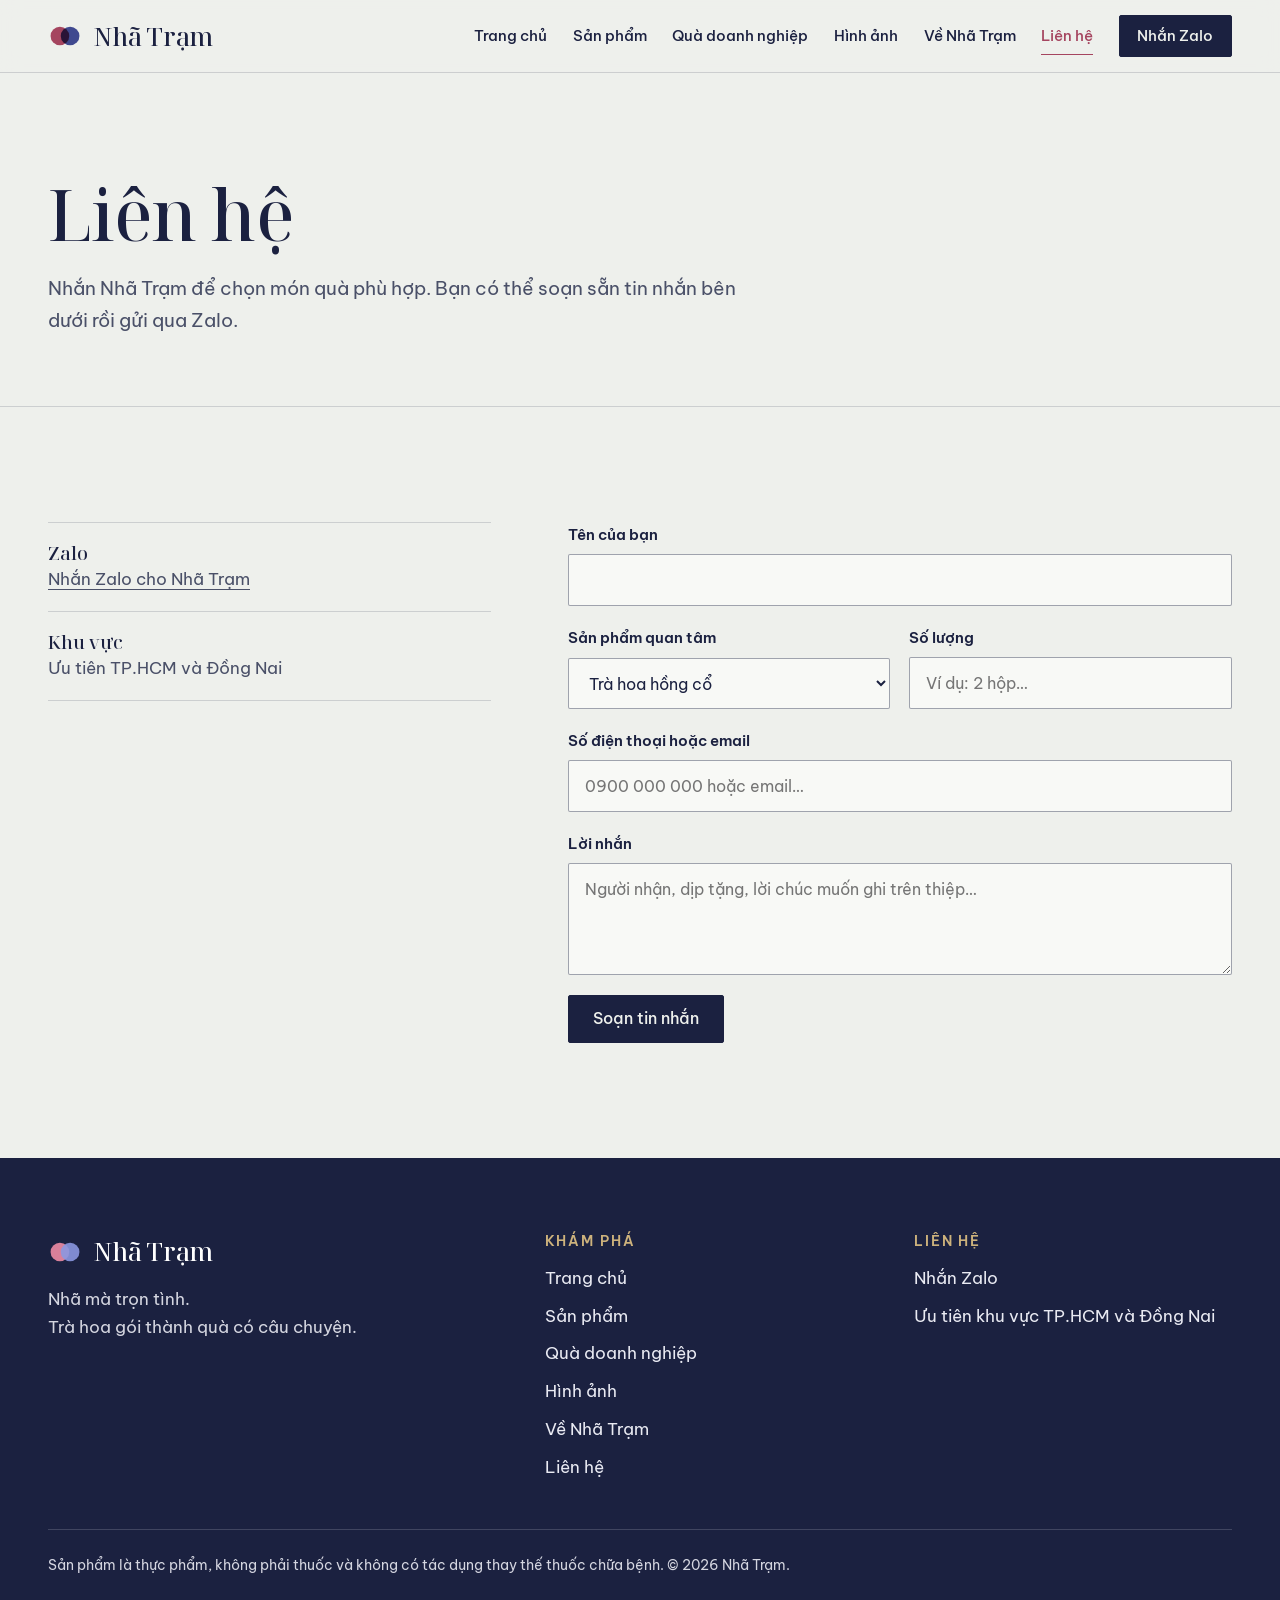
<file: lien-he.html>
<!doctype html>
<html lang="vi">
<head>
<meta charset="utf-8">
<meta name="viewport" content="width=device-width,initial-scale=1">
<title>Liên hệ · Nhã Trạm</title>
<meta name="description" content="Nhắn Nhã Trạm qua Zalo để đặt quà hoặc xin báo giá quà tặng doanh nghiệp.">
<meta name="theme-color" content="#EEF0EC">
<link rel="icon" href="data:image/svg+xml,%3Csvg xmlns='http://www.w3.org/2000/svg' viewBox='0 0 40 40'%3E%3Ccircle cx='14' cy='20' r='11' fill='%23A5455F'/%3E%3Ccircle cx='26' cy='20' r='11' fill='%232F3A86' fill-opacity='.85'/%3E%3C/svg%3E">
<link rel="preconnect" href="https://fonts.googleapis.com"><link rel="preconnect" href="https://fonts.gstatic.com" crossorigin>
<link rel="stylesheet" href="https://fonts.googleapis.com/css2?family=Be+Vietnam+Pro:wght@400;500;600&family=Noto+Serif+Display:ital,wght@0,400;0,500;0,600;1,400;1,500&display=swap">
<link rel="stylesheet" href="css/main.css">
</head>
<body>
<a class="skip" href="#main">Bỏ qua điều hướng</a>
<header class="site-header"><div class="wrap bar">
  <a class="brand" href="index.html" aria-label="Nhã Trạm, về trang chủ"><svg viewBox="0 0 40 40" width="34" height="34" aria-hidden="true"><circle cx="14" cy="20" r="11" fill="#A5455F" style="mix-blend-mode:multiply"/><circle cx="26" cy="20" r="11" fill="#2F3A86" style="mix-blend-mode:multiply" opacity=".92"/></svg><span>Nhã Trạm</span></a>
  <button class="menu-btn" aria-expanded="false" aria-controls="nav" aria-label="Mở menu"><svg viewBox="0 0 24 24" fill="none" stroke="currentColor" stroke-width="1.6" stroke-linecap="round" aria-hidden="true"><path class="l1" d="M4 8h16"/><path class="l2" d="M4 16h16"/></svg></button>
  <nav class="nav" id="nav" aria-label="Điều hướng chính"><a href="index.html">Trang chủ</a><a href="san-pham.html">Sản phẩm</a><a href="qua-doanh-nghiep.html">Quà doanh nghiệp</a><a href="hinh-anh.html">Hình ảnh</a><a href="ve-nha-tram.html">Về Nhã Trạm</a><a href="lien-he.html" aria-current="page">Liên hệ</a><a class="btn" href="lien-he.html#soan-tin" data-zalo>Nhắn Zalo</a></nav>
</div></header>
<main id="main">

<section class="page-head"><div class="wrap"><h1>Liên hệ</h1>
  <p class="lede">Nhắn Nhã Trạm để chọn món quà phù hợp. Bạn có thể soạn sẵn tin nhắn bên dưới rồi gửi qua Zalo.</p></div></section>
<section class="section" id="soan-tin"><div class="wrap formwrap">
  <div><ul class="channels">
    <li><strong>Zalo</strong><span><a href="#" data-zalo data-fallback="lien-he.html">Nhắn Zalo cho Nhã Trạm</a></span></li>
    <li><strong>Messenger</strong><span><a href="#" data-messenger>Nhắn qua Messenger</a></span></li>
    <li><strong>Điện thoại</strong><span><a href="#" data-phone></a></span></li>
    <li><strong>Email</strong><span><a href="#" data-email></a></span></li>
    <li><strong>Khu vực</strong><span>Ưu tiên TP.HCM và Đồng Nai</span></li>
  </ul></div>
  <div>
  <form class="compose" data-kind="retail">
    <div class="field"><label for="name">Tên của bạn</label><input id="name" name="name" required autocomplete="name"></div>
    <div class="two"><div class="field"><label for="product">Sản phẩm quan tâm</label><select id="product" name="product"><option>Trà hoa hồng cổ</option><option>Trà hoa đậu biếc</option><option>Hộp Hai Sắc</option><option>Quà doanh nghiệp</option></select></div>
    <div class="field"><label for="qty">Số lượng</label><input id="qty" name="qty" placeholder="Ví dụ: 2 hộp…"></div></div>
    <div class="field"><label for="contact">Số điện thoại hoặc email</label><input id="contact" name="contact" autocomplete="off" placeholder="0900 000 000 hoặc email…"></div>
    <div class="field"><label for="note">Lời nhắn</label><textarea id="note" name="note" placeholder="Người nhận, dịp tặng, lời chúc muốn ghi trên thiệp…"></textarea></div>
    <div><button class="btn" type="submit">Soạn tin nhắn</button></div>
  </form>
  <div class="result" id="result" aria-live="polite"><pre></pre><div class="actions"><button class="btn" type="button" id="copy">Sao chép nội dung</button><a class="btn ghost" href="lien-he.html" data-zalo hidden>Mở Zalo</a></div></div>
  </div>
</div></section>
</main>
<footer class="site-footer on-dark"><div class="wrap">
  <div class="foot-grid">
    <div><a class="brand" href="index.html"><svg viewBox="0 0 40 40" width="34" height="34" aria-hidden="true"><circle cx="14" cy="20" r="11" fill="#A5455F" style="mix-blend-mode:multiply"/><circle cx="26" cy="20" r="11" fill="#2F3A86" style="mix-blend-mode:multiply" opacity=".92"/></svg><span>Nhã Trạm</span></a><p>Nhã mà trọn tình.<br>Trà hoa gói thành quà có câu chuyện.</p></div>
    <div><h4>Khám phá</h4><ul><li><a href="index.html">Trang chủ</a></li><li><a href="san-pham.html">Sản phẩm</a></li><li><a href="qua-doanh-nghiep.html">Quà doanh nghiệp</a></li><li><a href="hinh-anh.html">Hình ảnh</a></li><li><a href="ve-nha-tram.html">Về Nhã Trạm</a></li><li><a href="lien-he.html">Liên hệ</a></li></ul></div>
    <div><h4>Liên hệ</h4><ul>
      <li><a href="lien-he.html#soan-tin" data-zalo>Nhắn Zalo</a></li>
      <li><a href="#" data-messenger>Messenger</a></li>
      <li><a href="#" data-phone></a></li>
      <li><a href="#" data-email></a></li>
      <li>Ưu tiên khu vực TP.HCM và Đồng Nai</li></ul></div>
  </div>
  <p class="legal">Sản phẩm là thực phẩm, không phải thuốc và không có tác dụng thay thế thuốc chữa bệnh. © <span id="year">2026</span> Nhã Trạm.</p>
</div></footer>
<script src="js/config.js"></script>
<script src="js/main.js"></script>
</body>
</html>
</file>
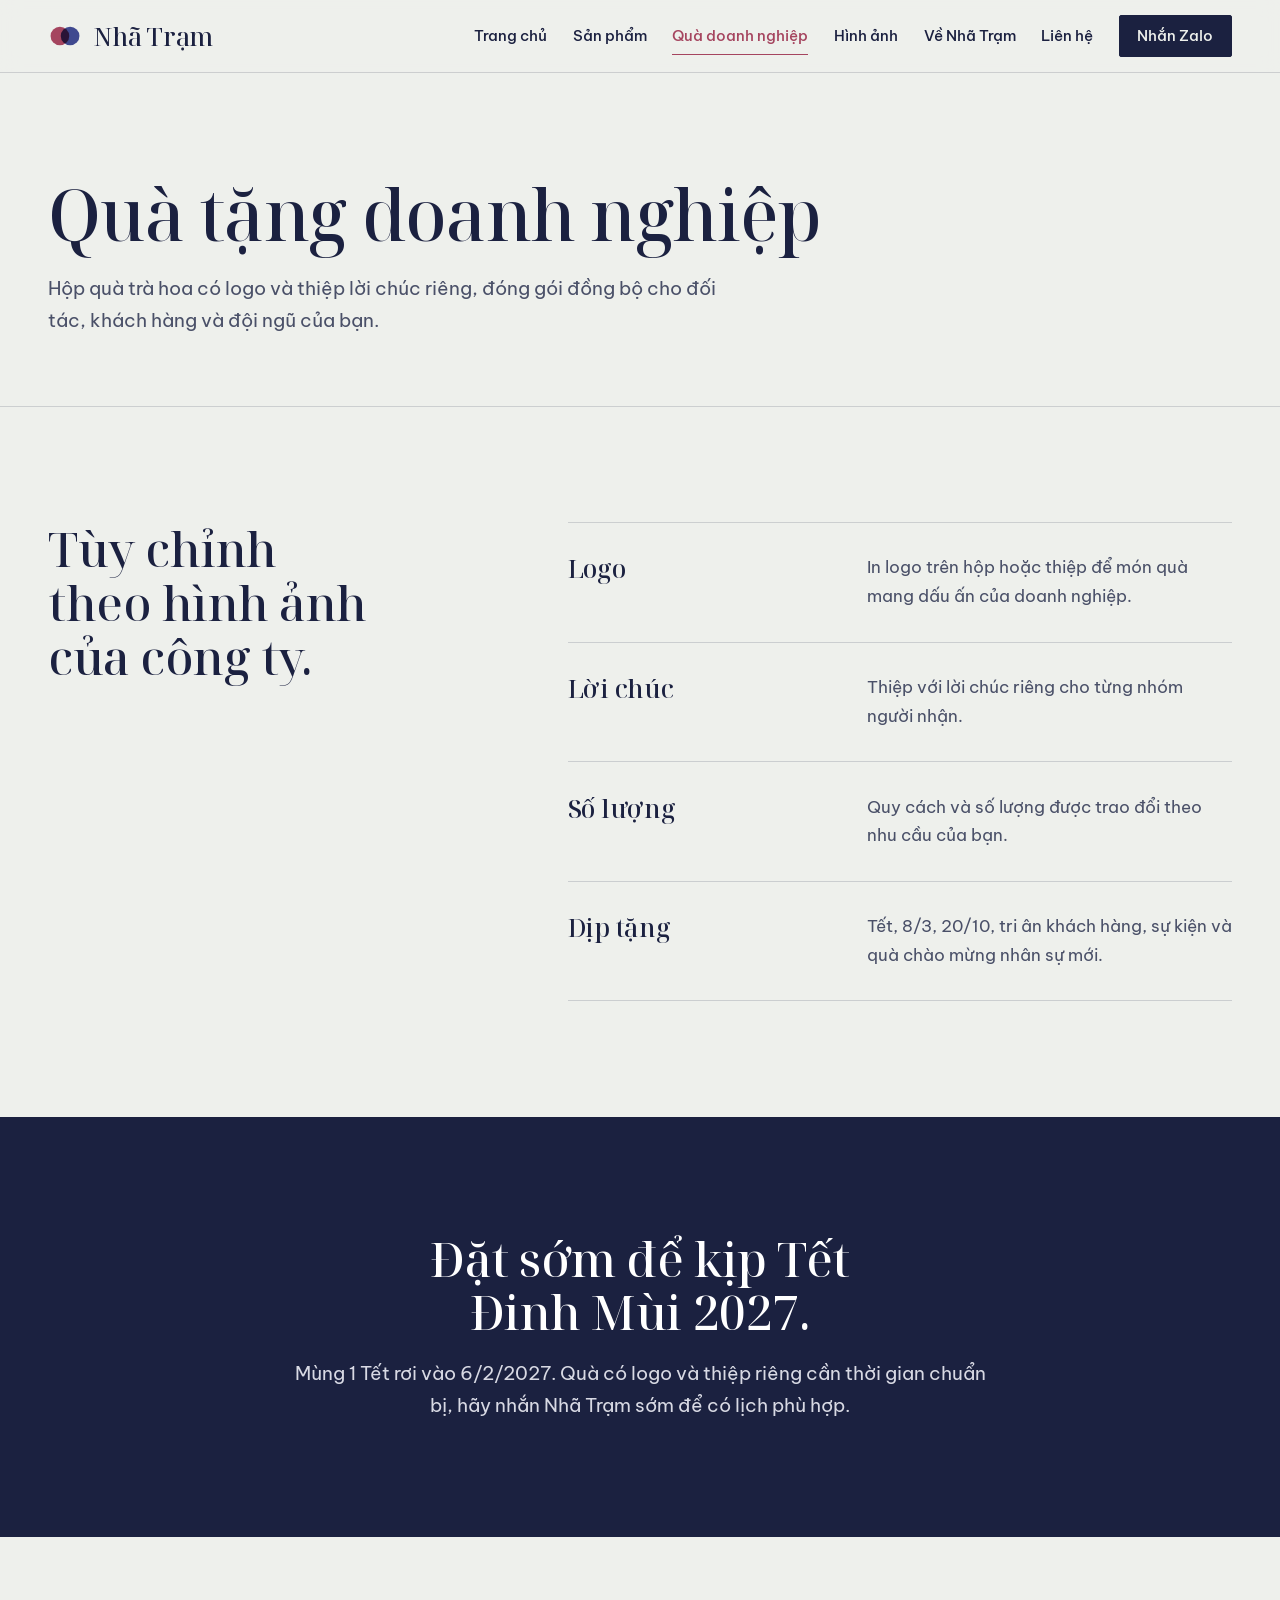
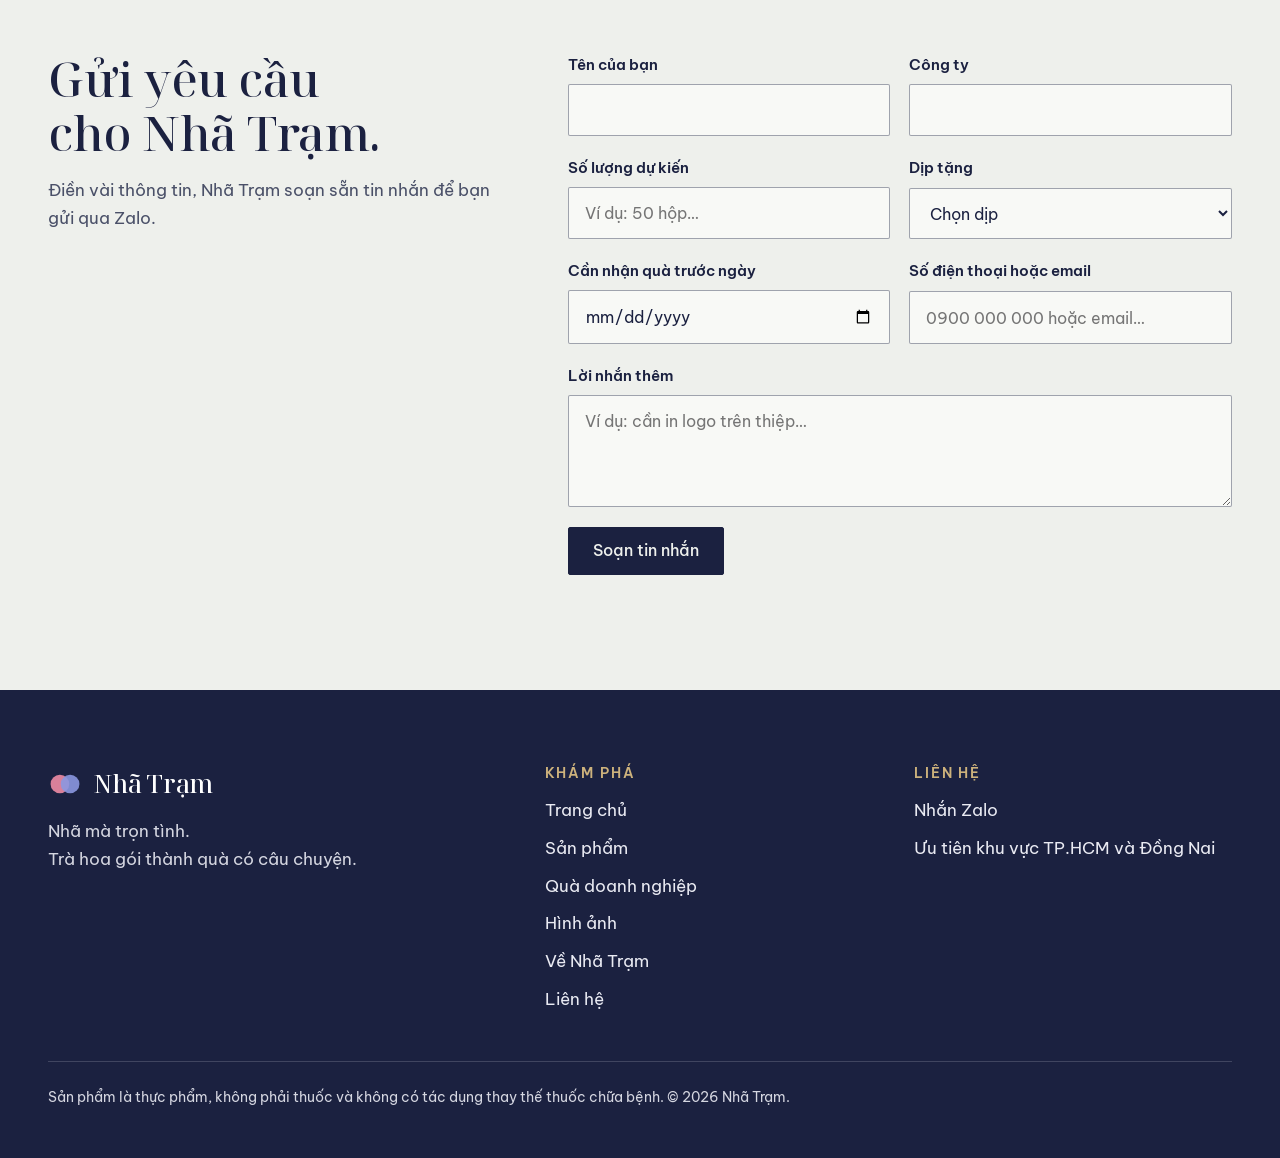
<file: qua-doanh-nghiep.html>
<!doctype html>
<html lang="vi">
<head>
<meta charset="utf-8">
<meta name="viewport" content="width=device-width,initial-scale=1">
<title>Quà tặng doanh nghiệp · Nhã Trạm</title>
<meta name="description" content="Hộp quà trà hoa có logo và thiệp riêng cho đối tác, khách hàng và nhân viên.">
<meta name="theme-color" content="#EEF0EC">
<link rel="icon" href="data:image/svg+xml,%3Csvg xmlns='http://www.w3.org/2000/svg' viewBox='0 0 40 40'%3E%3Ccircle cx='14' cy='20' r='11' fill='%23A5455F'/%3E%3Ccircle cx='26' cy='20' r='11' fill='%232F3A86' fill-opacity='.85'/%3E%3C/svg%3E">
<link rel="preconnect" href="https://fonts.googleapis.com"><link rel="preconnect" href="https://fonts.gstatic.com" crossorigin>
<link rel="stylesheet" href="https://fonts.googleapis.com/css2?family=Be+Vietnam+Pro:wght@400;500;600&family=Noto+Serif+Display:ital,wght@0,400;0,500;0,600;1,400;1,500&display=swap">
<link rel="stylesheet" href="css/main.css">
</head>
<body>
<a class="skip" href="#main">Bỏ qua điều hướng</a>
<header class="site-header"><div class="wrap bar">
  <a class="brand" href="index.html" aria-label="Nhã Trạm, về trang chủ"><svg viewBox="0 0 40 40" width="34" height="34" aria-hidden="true"><circle cx="14" cy="20" r="11" fill="#A5455F" style="mix-blend-mode:multiply"/><circle cx="26" cy="20" r="11" fill="#2F3A86" style="mix-blend-mode:multiply" opacity=".92"/></svg><span>Nhã Trạm</span></a>
  <button class="menu-btn" aria-expanded="false" aria-controls="nav" aria-label="Mở menu"><svg viewBox="0 0 24 24" fill="none" stroke="currentColor" stroke-width="1.6" stroke-linecap="round" aria-hidden="true"><path class="l1" d="M4 8h16"/><path class="l2" d="M4 16h16"/></svg></button>
  <nav class="nav" id="nav" aria-label="Điều hướng chính"><a href="index.html">Trang chủ</a><a href="san-pham.html">Sản phẩm</a><a href="qua-doanh-nghiep.html" aria-current="page">Quà doanh nghiệp</a><a href="hinh-anh.html">Hình ảnh</a><a href="ve-nha-tram.html">Về Nhã Trạm</a><a href="lien-he.html">Liên hệ</a><a class="btn" href="lien-he.html#soan-tin" data-zalo>Nhắn Zalo</a></nav>
</div></header>
<main id="main">

<section class="page-head"><div class="wrap"><h1>Quà tặng doanh nghiệp</h1>
  <p class="lede">Hộp quà trà hoa có logo và thiệp lời chúc riêng, đóng gói đồng bộ cho đối tác, khách hàng và đội ngũ của bạn.</p></div></section>

<section class="section"><div class="wrap twocol">
  <div class="section-head" style="margin:0"><h2>Tùy chỉnh theo hình ảnh của công ty.</h2></div>
  <div class="rows">
    <div class="row"><h3>Logo</h3><p>In logo trên hộp hoặc thiệp để món quà mang dấu ấn của doanh nghiệp.</p></div>
    <div class="row"><h3>Lời chúc</h3><p>Thiệp với lời chúc riêng cho từng nhóm người nhận.</p></div>
    <div class="row"><h3>Số lượng</h3><p>Quy cách và số lượng được trao đổi theo nhu cầu của bạn.</p></div>
    <div class="row"><h3>Dịp tặng</h3><p>Tết, 8/3, 20/10, tri ân khách hàng, sự kiện và quà chào mừng nhân sự mới.</p></div>
  </div>
</div></section>

<section class="section on-dark"><div class="wrap narrow" style="text-align:center"><h2>Đặt sớm để kịp Tết Đinh Mùi 2027.</h2>
  <p class="lede" style="margin:1.2rem auto 0">Mùng 1 Tết rơi vào 6/2/2027. Quà có logo và thiệp riêng cần thời gian chuẩn bị, hãy nhắn Nhã Trạm sớm để có lịch phù hợp.</p></div></section>

<section class="section" id="soan-tin"><div class="wrap formwrap">
  <div class="section-head" style="margin:0"><h2>Gửi yêu cầu cho Nhã Trạm.</h2><p>Điền vài thông tin, Nhã Trạm soạn sẵn tin nhắn để bạn gửi qua Zalo.</p></div>
  <div>
  <form class="compose" data-kind="corp">
    <div class="two"><div class="field"><label for="name">Tên của bạn</label><input id="name" name="name" required autocomplete="name"></div>
    <div class="field"><label for="company">Công ty</label><input id="company" name="company" autocomplete="organization"></div></div>
    <div class="two"><div class="field"><label for="qty">Số lượng dự kiến</label><input id="qty" name="qty" placeholder="Ví dụ: 50 hộp…"></div>
    <div class="field"><label for="occasion">Dịp tặng</label><select id="occasion" name="occasion"><option value="">Chọn dịp</option><option>Tết</option><option>8/3</option><option>20/10</option><option>Tri ân khách hàng</option><option>Sự kiện</option><option>Khác</option></select></div></div>
    <div class="two"><div class="field"><label for="date">Cần nhận quà trước ngày</label><input id="date" name="date" type="date"></div>
    <div class="field"><label for="contact">Số điện thoại hoặc email</label><input id="contact" name="contact" autocomplete="off" placeholder="0900 000 000 hoặc email…"></div></div>
    <div class="field"><label for="note">Lời nhắn thêm</label><textarea id="note" name="note" placeholder="Ví dụ: cần in logo trên thiệp…"></textarea></div>
    <div><button class="btn" type="submit">Soạn tin nhắn</button></div>
  </form>
  <div class="result" id="result" aria-live="polite"><pre></pre><div class="actions"><button class="btn" type="button" id="copy">Sao chép nội dung</button><a class="btn ghost" href="lien-he.html" data-zalo hidden>Mở Zalo</a></div></div>
  </div>
</div></section>
</main>
<footer class="site-footer on-dark"><div class="wrap">
  <div class="foot-grid">
    <div><a class="brand" href="index.html"><svg viewBox="0 0 40 40" width="34" height="34" aria-hidden="true"><circle cx="14" cy="20" r="11" fill="#A5455F" style="mix-blend-mode:multiply"/><circle cx="26" cy="20" r="11" fill="#2F3A86" style="mix-blend-mode:multiply" opacity=".92"/></svg><span>Nhã Trạm</span></a><p>Nhã mà trọn tình.<br>Trà hoa gói thành quà có câu chuyện.</p></div>
    <div><h4>Khám phá</h4><ul><li><a href="index.html">Trang chủ</a></li><li><a href="san-pham.html">Sản phẩm</a></li><li><a href="qua-doanh-nghiep.html">Quà doanh nghiệp</a></li><li><a href="hinh-anh.html">Hình ảnh</a></li><li><a href="ve-nha-tram.html">Về Nhã Trạm</a></li><li><a href="lien-he.html">Liên hệ</a></li></ul></div>
    <div><h4>Liên hệ</h4><ul>
      <li><a href="lien-he.html#soan-tin" data-zalo>Nhắn Zalo</a></li>
      <li><a href="#" data-messenger>Messenger</a></li>
      <li><a href="#" data-phone></a></li>
      <li><a href="#" data-email></a></li>
      <li>Ưu tiên khu vực TP.HCM và Đồng Nai</li></ul></div>
  </div>
  <p class="legal">Sản phẩm là thực phẩm, không phải thuốc và không có tác dụng thay thế thuốc chữa bệnh. © <span id="year">2026</span> Nhã Trạm.</p>
</div></footer>
<script src="js/config.js"></script>
<script src="js/main.js"></script>
</body>
</html>
</file>
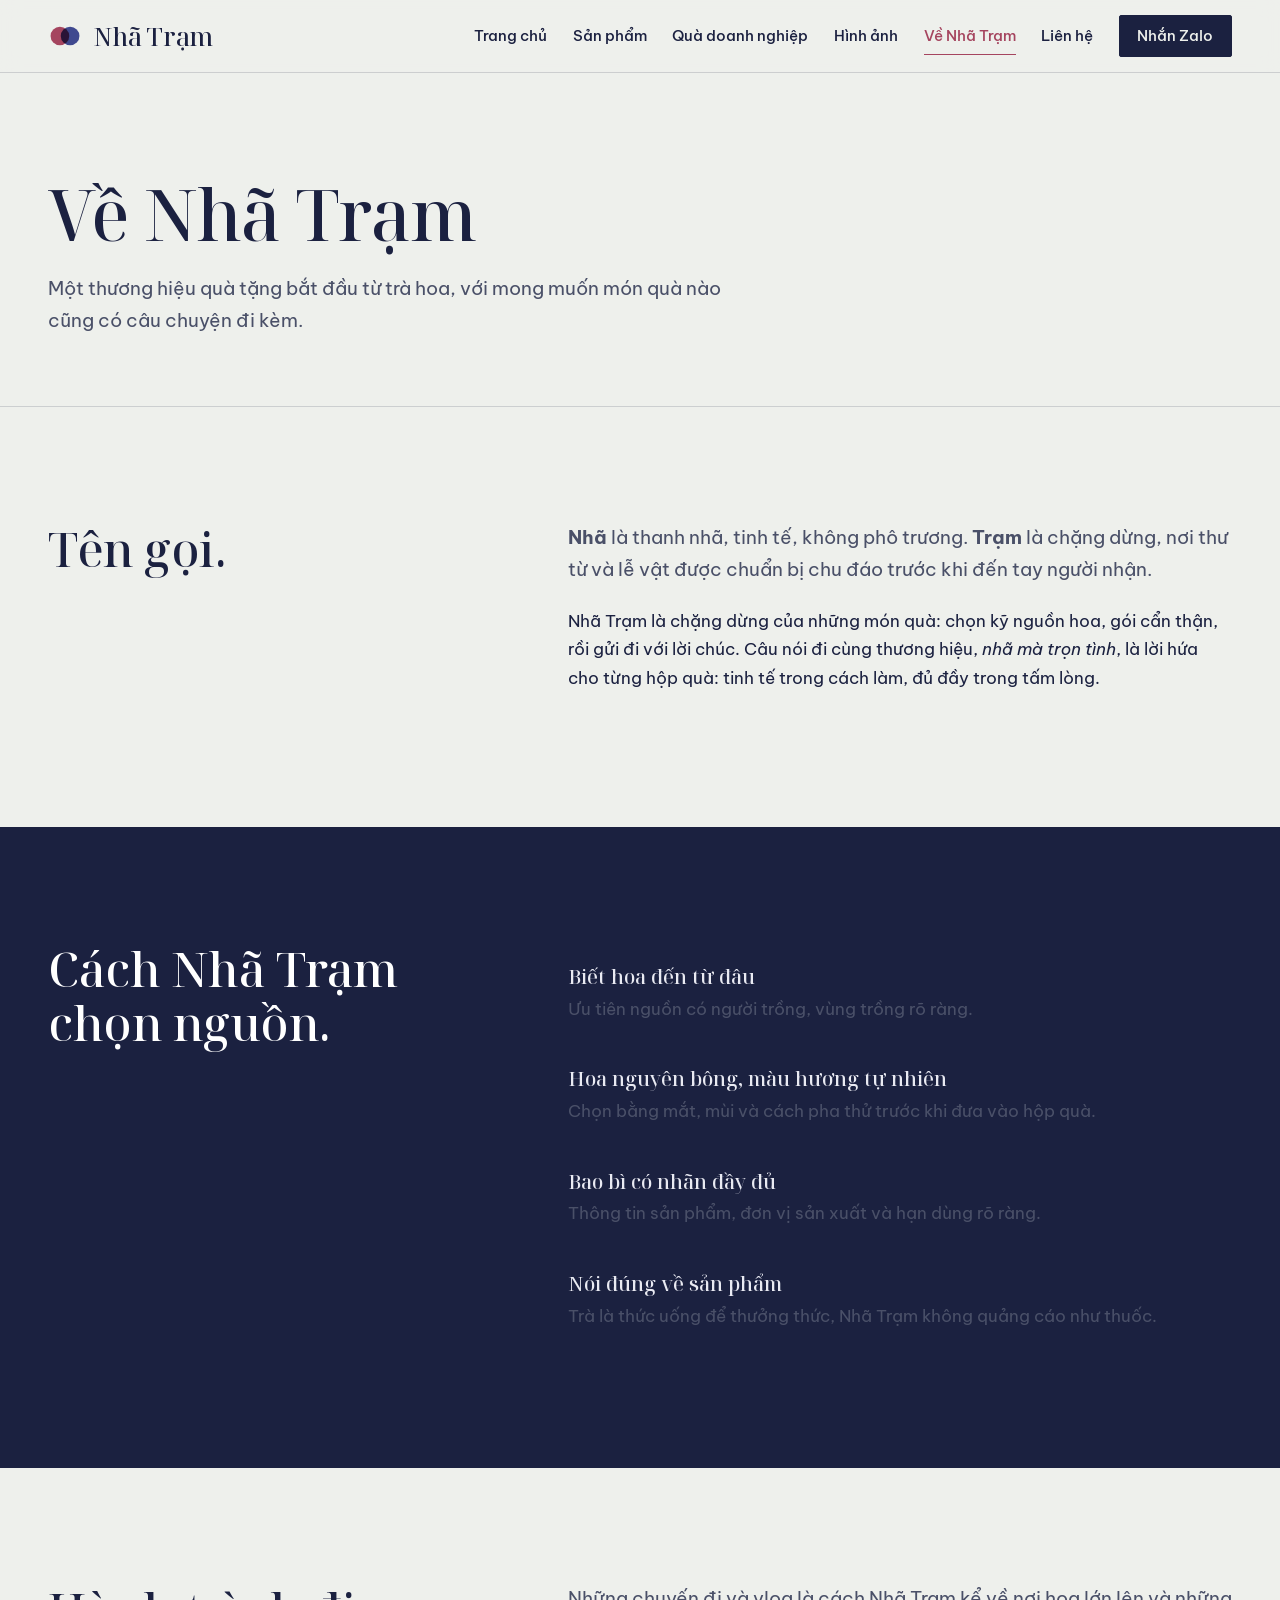
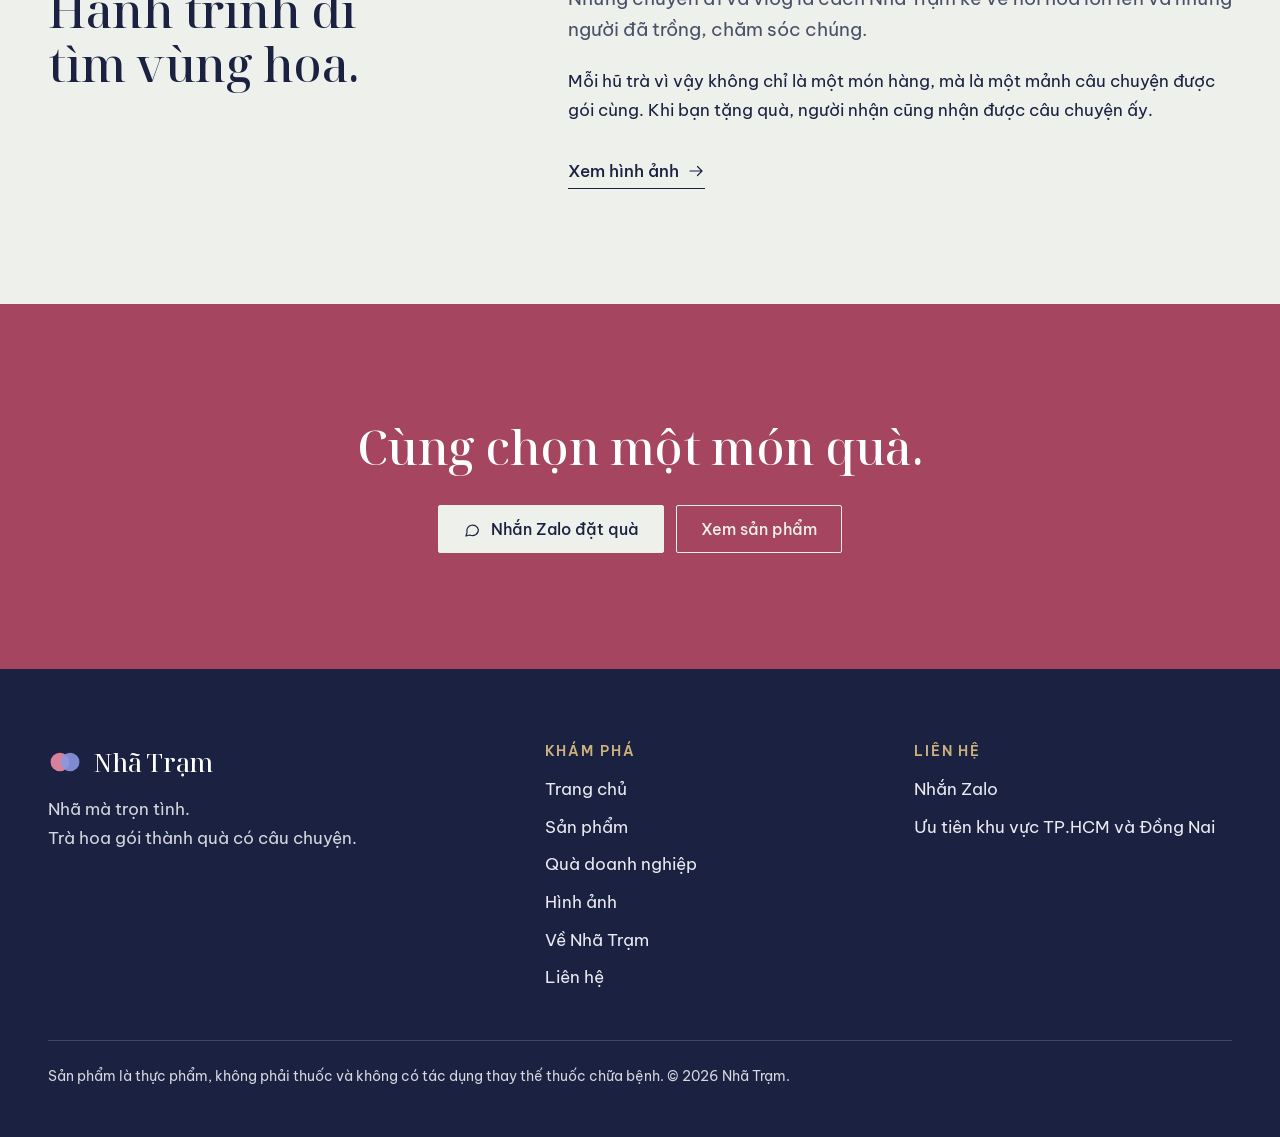
<file: ve-nha-tram.html>
<!doctype html>
<html lang="vi">
<head>
<meta charset="utf-8">
<meta name="viewport" content="width=device-width,initial-scale=1">
<title>Về Nhã Trạm</title>
<meta name="description" content="Câu chuyện, tên gọi và cách Nhã Trạm chọn nguồn trà hoa.">
<meta name="theme-color" content="#EEF0EC">
<link rel="icon" href="data:image/svg+xml,%3Csvg xmlns='http://www.w3.org/2000/svg' viewBox='0 0 40 40'%3E%3Ccircle cx='14' cy='20' r='11' fill='%23A5455F'/%3E%3Ccircle cx='26' cy='20' r='11' fill='%232F3A86' fill-opacity='.85'/%3E%3C/svg%3E">
<link rel="preconnect" href="https://fonts.googleapis.com"><link rel="preconnect" href="https://fonts.gstatic.com" crossorigin>
<link rel="stylesheet" href="https://fonts.googleapis.com/css2?family=Be+Vietnam+Pro:wght@400;500;600&family=Noto+Serif+Display:ital,wght@0,400;0,500;0,600;1,400;1,500&display=swap">
<link rel="stylesheet" href="css/main.css">
</head>
<body>
<a class="skip" href="#main">Bỏ qua điều hướng</a>
<header class="site-header"><div class="wrap bar">
  <a class="brand" href="index.html" aria-label="Nhã Trạm, về trang chủ"><svg viewBox="0 0 40 40" width="34" height="34" aria-hidden="true"><circle cx="14" cy="20" r="11" fill="#A5455F" style="mix-blend-mode:multiply"/><circle cx="26" cy="20" r="11" fill="#2F3A86" style="mix-blend-mode:multiply" opacity=".92"/></svg><span>Nhã Trạm</span></a>
  <button class="menu-btn" aria-expanded="false" aria-controls="nav" aria-label="Mở menu"><svg viewBox="0 0 24 24" fill="none" stroke="currentColor" stroke-width="1.6" stroke-linecap="round" aria-hidden="true"><path class="l1" d="M4 8h16"/><path class="l2" d="M4 16h16"/></svg></button>
  <nav class="nav" id="nav" aria-label="Điều hướng chính"><a href="index.html">Trang chủ</a><a href="san-pham.html">Sản phẩm</a><a href="qua-doanh-nghiep.html">Quà doanh nghiệp</a><a href="hinh-anh.html">Hình ảnh</a><a href="ve-nha-tram.html" aria-current="page">Về Nhã Trạm</a><a href="lien-he.html">Liên hệ</a><a class="btn" href="lien-he.html#soan-tin" data-zalo>Nhắn Zalo</a></nav>
</div></header>
<main id="main">

<section class="page-head"><div class="wrap"><h1>Về Nhã Trạm</h1>
  <p class="lede">Một thương hiệu quà tặng bắt đầu từ trà hoa, với mong muốn món quà nào cũng có câu chuyện đi kèm.</p></div></section>

<section class="section"><div class="wrap twocol">
  <div class="section-head" style="margin:0"><h2>Tên gọi.</h2></div>
  <div><p class="lede"><strong>Nhã</strong> là thanh nhã, tinh tế, không phô trương. <strong>Trạm</strong> là chặng dừng, nơi thư từ và lễ vật được chuẩn bị chu đáo trước khi đến tay người nhận.</p>
  <p>Nhã Trạm là chặng dừng của những món quà: chọn kỹ nguồn hoa, gói cẩn thận, rồi gửi đi với lời chúc. Câu nói đi cùng thương hiệu, <em>nhã mà trọn tình</em>, là lời hứa cho từng hộp quà: tinh tế trong cách làm, đủ đầy trong tấm lòng.</p></div>
</div></section>

<section class="section on-dark"><div class="wrap twocol">
  <div class="section-head" style="margin:0"><h2>Cách Nhã Trạm chọn nguồn.</h2></div>
  <ul class="principles">
    <li><strong>Biết hoa đến từ đâu</strong><span>Ưu tiên nguồn có người trồng, vùng trồng rõ ràng.</span></li>
    <li><strong>Hoa nguyên bông, màu hương tự nhiên</strong><span>Chọn bằng mắt, mùi và cách pha thử trước khi đưa vào hộp quà.</span></li>
    <li><strong>Bao bì có nhãn đầy đủ</strong><span>Thông tin sản phẩm, đơn vị sản xuất và hạn dùng rõ ràng.</span></li>
    <li><strong>Nói đúng về sản phẩm</strong><span>Trà là thức uống để thưởng thức, Nhã Trạm không quảng cáo như thuốc.</span></li>
  </ul>
</div></section>

<section class="section"><div class="wrap twocol">
  <div class="section-head" style="margin:0"><h2>Hành trình đi tìm vùng hoa.</h2></div>
  <div><p class="lede">Những chuyến đi và vlog là cách Nhã Trạm kể về nơi hoa lớn lên và những người đã trồng, chăm sóc chúng.</p>
  <p>Mỗi hũ trà vì vậy không chỉ là một món hàng, mà là một mảnh câu chuyện được gói cùng. Khi bạn tặng quà, người nhận cũng nhận được câu chuyện ấy.</p>
  <div class="actions"><a class="textlink" href="hinh-anh.html">Xem hình ảnh<svg width="18" height="18" viewBox="0 0 24 24" fill="none" stroke="currentColor" stroke-width="1.6" stroke-linecap="round" stroke-linejoin="round" aria-hidden="true"><path d="M4 12h16M14 6l6 6-6 6"/></svg></a></div></div>
</div></section>

<section class="section on-rose"><div class="wrap reveal" style="max-width:760px;text-align:center">
  <h2 style="color:#fff">Cùng chọn một món quà.</h2>
  <div class="actions" style="justify-content:center"><a class="btn " href="lien-he.html#soan-tin" data-zalo ><svg viewBox="0 0 24 24" fill="none" stroke="currentColor" stroke-width="1.6" stroke-linecap="round" stroke-linejoin="round" aria-hidden="true"><path d="M21 12a8 8 0 0 1-11.6 7.1L4 20.5l1.5-4.6A8 8 0 1 1 21 12z"/></svg>Nhắn Zalo đặt quà</a><a class="btn ghost" href="san-pham.html">Xem sản phẩm</a></div>
</div></section>
</main>
<footer class="site-footer on-dark"><div class="wrap">
  <div class="foot-grid">
    <div><a class="brand" href="index.html"><svg viewBox="0 0 40 40" width="34" height="34" aria-hidden="true"><circle cx="14" cy="20" r="11" fill="#A5455F" style="mix-blend-mode:multiply"/><circle cx="26" cy="20" r="11" fill="#2F3A86" style="mix-blend-mode:multiply" opacity=".92"/></svg><span>Nhã Trạm</span></a><p>Nhã mà trọn tình.<br>Trà hoa gói thành quà có câu chuyện.</p></div>
    <div><h4>Khám phá</h4><ul><li><a href="index.html">Trang chủ</a></li><li><a href="san-pham.html">Sản phẩm</a></li><li><a href="qua-doanh-nghiep.html">Quà doanh nghiệp</a></li><li><a href="hinh-anh.html">Hình ảnh</a></li><li><a href="ve-nha-tram.html">Về Nhã Trạm</a></li><li><a href="lien-he.html">Liên hệ</a></li></ul></div>
    <div><h4>Liên hệ</h4><ul>
      <li><a href="lien-he.html#soan-tin" data-zalo>Nhắn Zalo</a></li>
      <li><a href="#" data-messenger>Messenger</a></li>
      <li><a href="#" data-phone></a></li>
      <li><a href="#" data-email></a></li>
      <li>Ưu tiên khu vực TP.HCM và Đồng Nai</li></ul></div>
  </div>
  <p class="legal">Sản phẩm là thực phẩm, không phải thuốc và không có tác dụng thay thế thuốc chữa bệnh. © <span id="year">2026</span> Nhã Trạm.</p>
</div></footer>
<script src="js/config.js"></script>
<script src="js/main.js"></script>
</body>
</html>
</file>
<file: css/main.css>
:root{
  --mist:#EEF0EC; --mist-2:#E3E7E0; --paper:#F8F9F6;
  --ink:#1B2140; --ink-2:#4A5068; --ink-soft:#E9EAF2;
  --rose:#A5455F; --rose-tint:#E9D3D8; --rose-text:#FBEAEE;
  --biec:#2F3A86; --biec-tint:#D5D9EC; --biec-text:#E4E7F7;
  --brass:#B0925A; --brass-light:#CDB27C;
  --rule:rgba(27,33,64,.16);
  --serif:"Noto Serif Display","Noto Serif",Georgia,serif;
  --sans:"Be Vietnam Pro",system-ui,-apple-system,"Segoe UI",Roboto,sans-serif;
  --gutter:clamp(1.25rem,4vw,3rem);
  --ease:cubic-bezier(.16,1,.3,1);
}
*,*::before,*::after{box-sizing:border-box}
html{scroll-behavior:smooth;scrollbar-color:var(--brass) var(--mist);-webkit-text-size-adjust:100%}
body{margin:0;background:var(--mist);color:var(--ink);font:400 1.0625rem/1.7 var(--sans);-webkit-font-smoothing:antialiased}
::selection{background:var(--rose);color:#fff}
img,svg{display:block;max-width:100%}
a{color:inherit;text-underline-offset:.22em;text-decoration-thickness:1px}
:focus-visible{outline:2px solid var(--biec);outline-offset:3px;border-radius:2px}
.on-dark :focus-visible{outline-color:var(--brass-light)}
.skip{position:absolute;left:1rem;top:-4rem;background:var(--ink);color:var(--mist);padding:.6rem 1rem;z-index:100}
.skip:focus{top:1rem}
.wrap{width:min(100% - 2*var(--gutter),1200px);margin-inline:auto}
.narrow{width:min(100% - 2*var(--gutter),760px);margin-inline:auto}

/* type */
h1,h2,h3{font-family:var(--serif);font-weight:500;line-height:1.12;margin:0;color:inherit;text-wrap:balance;letter-spacing:-.01em}
h1{font-size:clamp(2.6rem,6.2vw,5.25rem)}
h2{font-size:clamp(1.9rem,3.8vw,3rem)}
h3{font-size:clamp(1.35rem,2vw,1.65rem);line-height:1.25}
p{margin:0 0 1.1em;max-width:62ch;text-wrap:pretty}
.lede{font-size:clamp(1.1rem,1.5vw,1.3rem);line-height:1.65;color:var(--ink-2);max-width:54ch}
.on-dark .lede,.on-rose .lede,.on-biec .lede{color:inherit;opacity:.92}
em.accent{font-style:italic;color:var(--rose)}
.section{padding-block:clamp(4rem,9vw,8rem)}
.section-head{max-width:46rem;margin-bottom:clamp(2rem,4vw,3.5rem)}
.section-head p{margin-top:1rem;color:var(--ink-2)}

/* buttons */
.btn{--b:var(--ink);--f:var(--mist);--h:var(--rose);--hf:#fff;position:relative;isolation:isolate;overflow:hidden;display:inline-flex;align-items:center;gap:.6rem;min-height:3rem;padding:.7rem 1.5rem;border-radius:2px;font:500 1rem/1.2 var(--sans);text-decoration:none;border:1px solid var(--b);background:var(--b);color:var(--f);cursor:pointer;transition:color .35s var(--ease),border-color .35s var(--ease),transform .2s var(--ease)}
.btn::before{content:"";position:absolute;inset:0;z-index:-1;background:var(--h);transform:translateY(101%);transition:transform .5s var(--ease)}
.btn:hover,.btn:focus-visible{color:var(--hf);border-color:var(--h)}
.btn:hover::before,.btn:focus-visible::before{transform:none}
.btn:active{transform:translateY(1px)}
.btn.ghost{background:transparent;color:var(--b);--h:var(--b);--hf:var(--f)}
.on-dark .btn,.on-rose .btn,.on-biec .btn{--b:var(--mist);--f:var(--ink);--h:var(--brass-light);--hf:var(--ink)}
.on-dark .btn.ghost,.on-rose .btn.ghost,.on-biec .btn.ghost{background:transparent;color:var(--mist);border-color:var(--mist);--h:var(--mist);--hf:var(--ink)}
.btn svg{width:1.1em;height:1.1em;flex:none;transition:transform .4s var(--ease)}
.btn:hover svg{transform:translateX(2px) rotate(-6deg)}
.actions{display:flex;flex-wrap:wrap;gap:.75rem;margin-top:2rem}
.textlink{display:inline-flex;align-items:center;gap:.5rem;font-weight:500;text-decoration:none;border-bottom:1px solid currentColor;padding-bottom:.15rem}
.textlink:hover{color:var(--rose)}
.on-dark .textlink:hover,.on-rose .textlink:hover,.on-biec .textlink:hover{color:var(--brass-light)}

/* header */
.site-header{position:sticky;top:0;z-index:50;background:rgba(238,240,236,.94);backdrop-filter:blur(10px);border-bottom:1px solid var(--rule)}
.bar{display:flex;align-items:center;justify-content:space-between;gap:1.5rem;min-height:4.5rem}
.brand{display:flex;align-items:center;gap:.7rem;text-decoration:none;font:500 1.55rem/1 var(--serif);letter-spacing:-.01em}
.brand svg{width:34px;height:34px}
.nav{display:flex;align-items:center;gap:clamp(1rem,2vw,2rem)}
.nav a:not(.btn){text-decoration:none;font-size:.95rem;font-weight:500;padding:.4rem 0;background:linear-gradient(currentColor,currentColor) left bottom/0 1px no-repeat;transition:background-size .45s var(--ease),color .25s}
.nav a:not(.btn):hover{background-size:100% 1px}
.nav a[aria-current="page"]{color:var(--rose);background-size:100% 1px}
.nav .btn{padding:.55rem 1.1rem;min-height:2.6rem;font-size:.95rem}
.menu-btn{display:none;background:none;border:1px solid var(--ink);border-radius:2px;width:2.8rem;height:2.8rem;cursor:pointer;color:var(--ink);align-items:center;justify-content:center}
.menu-btn svg{width:22px;height:22px}
.menu-btn path{transition:transform .4s var(--ease);transform-box:fill-box;transform-origin:center}
.menu-btn[aria-expanded="true"] .l1{transform:translateY(4px) rotate(45deg)}
.menu-btn[aria-expanded="true"] .l2{transform:translateY(-4px) rotate(-45deg)}
@media (max-width:1020px){
  .menu-btn{display:inline-flex}
  .nav{position:absolute;left:0;right:0;top:100%;flex-direction:column;align-items:stretch;gap:0;background:var(--mist);border-bottom:1px solid var(--rule);padding:.5rem var(--gutter) 1.5rem;visibility:hidden;opacity:0;transform:translateY(-8px);transition:opacity .3s var(--ease),transform .35s var(--ease),visibility 0s .35s}
  .nav.open{visibility:visible;opacity:1;transform:none;transition-delay:0s}
  .nav a:not(.btn){padding:.95rem 0;border-bottom:1px solid var(--rule);font-size:1.05rem;background:none}
  .nav .btn{margin-top:1rem;justify-content:center}
}

/* hero */
.hero{position:relative;overflow:hidden;padding-block:clamp(3rem,7vw,6rem) clamp(4rem,8vw,7rem)}
.hero-grid{display:grid;grid-template-columns:1.1fr .9fr;gap:clamp(2rem,5vw,5rem);align-items:center}
.hero h1{margin-bottom:1.5rem}
.hero .note{margin-top:1.5rem;font-size:.95rem;color:var(--ink-2)}
.stamp{width:min(100%,520px);margin-inline:auto;aspect-ratio:1;position:relative}
.stamp svg{width:100%;height:100%;overflow:visible}
.ring-text{font:500 21px var(--sans);letter-spacing:.2em;fill:var(--ink)}
.ring-rot{transform-origin:260px 260px;animation:spin 140s linear infinite}
.c-rose{fill:var(--rose);mix-blend-mode:multiply;transform-box:fill-box;transform-origin:center;animation:toL 1.6s var(--ease) both .2s}
.c-biec{fill:var(--biec);mix-blend-mode:multiply;opacity:.92;transform-box:fill-box;transform-origin:center;animation:toR 1.6s var(--ease) both .2s}
@keyframes spin{to{transform:rotate(360deg)}}
@keyframes toL{from{transform:translateX(66px)}to{transform:none}}
@keyframes toR{from{transform:translateX(-66px)}to{transform:none}}
.waves{position:absolute;left:0;right:0;bottom:0;height:46px;color:var(--ink);opacity:.5}
.waves svg{width:100%;height:100%}
@media (max-width:860px){.hero-grid{grid-template-columns:1fr}.stamp{max-width:380px;order:-1;margin-bottom:.5rem}}
@media (prefers-reduced-motion:reduce){.ring-rot,.c-rose,.c-biec{animation:none}html{scroll-behavior:auto}}

/* two tea panels */
.panels{display:grid;grid-template-columns:1fr 1fr;overflow-x:clip}
.panel{padding:clamp(2.2rem,5vw,4.5rem);min-height:26rem;display:flex;flex-direction:column;justify-content:flex-end;position:relative;overflow:hidden}
.on-rose{background:var(--rose);color:var(--rose-text)}
.on-biec{background:var(--biec);color:var(--biec-text)}
.panel h3{font-size:clamp(1.9rem,3.2vw,2.75rem);margin-bottom:.8rem}
.panel p{margin-bottom:1.6rem}
.panel .dot{position:absolute;top:clamp(1.5rem,3vw,2.5rem);right:clamp(1.5rem,3vw,2.5rem);width:clamp(5rem,10vw,8rem);aspect-ratio:1;border-radius:50%;border:1px solid currentColor;opacity:.55}
.panel .dot::after{content:"";position:absolute;inset:14%;border-radius:50%;border:1px solid currentColor}
.combo-row{display:flex;flex-wrap:wrap;align-items:center;justify-content:space-between;gap:1rem 2rem;padding:1.6rem var(--gutter);background:var(--ink);color:var(--ink-soft)}
.combo-row p{margin:0;max-width:none}
.combo-row strong{font-family:var(--serif);font-weight:500;font-size:1.25rem;color:#fff;margin-right:.6rem}
@media (max-width:820px){.panels{grid-template-columns:1fr}.panel{min-height:20rem}}

/* editorial rows */
.rows{border-top:1px solid var(--rule)}
.row{display:grid;grid-template-columns:minmax(0,.9fr) minmax(0,1.4fr);gap:1rem clamp(1.5rem,5vw,5rem);padding-block:1.9rem;border-bottom:1px solid var(--rule)}
.row h3{font-size:clamp(1.3rem,2vw,1.7rem)}
.row p{margin:0;color:var(--ink-2)}
@media (max-width:720px){.row{grid-template-columns:1fr}}

/* dark story */
.on-dark{background:var(--ink);color:var(--ink-soft)}
.on-dark h2{color:#fff}
.story{display:grid;grid-template-columns:1fr 1fr;gap:clamp(2rem,6vw,6rem);align-items:center}
.story .mark{width:min(100%,380px);justify-self:center;color:var(--brass-light)}
.on-dark .section-head p{color:inherit}
@media (max-width:820px){.story{grid-template-columns:1fr}.story .mark{max-width:240px;justify-self:start}}

/* steps */
.steps{list-style:none;margin:0;padding:0;display:grid;grid-template-columns:repeat(3,1fr);gap:clamp(1.5rem,4vw,3rem);counter-reset:s}
.steps li{counter-increment:s;border-top:1px solid var(--ink);padding-top:1.2rem}
.steps li::before{content:counter(s);display:block;font:400 2.4rem/1 var(--serif);color:var(--rose);margin-bottom:.8rem}
.steps h3{margin-bottom:.5rem;font-size:1.35rem}
.steps p{color:var(--ink-2);margin:0}
@media (max-width:760px){.steps{grid-template-columns:1fr}}

/* corporate strip */
.strip{display:grid;grid-template-columns:1.1fr 1fr;gap:clamp(2rem,6vw,6rem);align-items:center}
.ticks{list-style:none;margin:0 0 1.5rem;padding:0}
.ticks li{padding:.85rem 0 .85rem 2rem;border-bottom:1px solid var(--rule);position:relative}
.ticks li::before{content:"";position:absolute;left:0;top:1.35rem;width:.9rem;height:1px;background:var(--rose)}
@media (max-width:820px){.strip{grid-template-columns:1fr}}

/* frames (image slots) */
.frame{position:relative;margin:0;background:var(--tone,var(--mist-2));aspect-ratio:var(--ar,4/5);overflow:hidden;border-radius:2px}
.frame::before{content:"";position:absolute;inset:12px;border:1px solid rgba(176,146,90,.7);pointer-events:none}
.frame .slot{position:absolute;left:24px;bottom:20px;font-size:.78rem;letter-spacing:.14em;text-transform:uppercase;color:var(--ink-2)}
.frame img{position:absolute;inset:0;width:100%;height:100%;object-fit:cover}
.frame:has(img)::before,.frame:has(img) .slot{display:none}
.t-rose{--tone:var(--rose-tint)}.t-biec{--tone:var(--biec-tint)}.t-mist{--tone:var(--mist-2)}
.cap{margin-top:.7rem;font-size:.93rem;color:var(--ink-2)}
.trio{display:grid;grid-template-columns:repeat(3,1fr);gap:clamp(1rem,2.5vw,2rem);align-items:start}
.trio .frame:nth-child(2){margin-top:2.5rem}
@media (max-width:700px){.trio{grid-template-columns:1fr 1fr}.trio figure:nth-child(3){display:none}.trio .frame:nth-child(2){margin-top:1.5rem}}

/* page head */
.page-head{padding-block:clamp(3.5rem,8vw,6.5rem) clamp(2rem,4vw,3rem);border-bottom:1px solid var(--rule)}
.page-head h1{font-size:clamp(2.4rem,5.5vw,4.5rem);margin-bottom:1.2rem}

/* product detail */
.product{display:grid;grid-template-columns:.9fr 1.1fr;gap:clamp(2rem,6vw,6rem);align-items:start;padding-block:clamp(3rem,7vw,6rem);border-bottom:1px solid var(--rule)}
.product.rev .frame{order:2}
.product .info h2{margin-bottom:.6rem}
.product .tagline{font-family:var(--serif);font-style:italic;font-size:1.3rem;color:var(--rose);margin-bottom:1.5rem}
.product.biec .tagline{color:var(--biec)}
dl.facts{margin:1.5rem 0;border-top:1px solid var(--rule)}
dl.facts div{display:grid;grid-template-columns:8.5rem 1fr;gap:1rem;padding:.85rem 0;border-bottom:1px solid var(--rule)}
dl.facts dt{font-weight:600;font-size:.95rem}
dl.facts dd{margin:0;color:var(--ink-2)}
@media (max-width:820px){.product{grid-template-columns:1fr}.product.rev .frame{order:0}.product .frame{max-width:420px}}
@media (max-width:480px){dl.facts div{grid-template-columns:1fr;gap:.2rem}}

.brew{display:grid;grid-template-columns:repeat(2,1fr);gap:clamp(2rem,5vw,5rem)}
.brew h3{margin-bottom:1rem}
@media (max-width:760px){.brew{grid-template-columns:1fr}}

.soon{display:flex;flex-wrap:wrap;gap:.6rem;margin:1.5rem 0 0;padding:0;list-style:none}
.soon li{padding:.5rem 1.1rem;border:1px solid var(--rule);border-radius:2px;background:var(--paper)}

details{border-bottom:1px solid var(--rule)}
details:first-of-type{border-top:1px solid var(--rule)}
summary{cursor:pointer;list-style:none;display:flex;justify-content:space-between;align-items:center;gap:1rem;padding:1.3rem 0;font:500 1.15rem/1.4 var(--serif)}
summary::-webkit-details-marker{display:none}
summary::after{content:"+";font:300 1.6rem/1 var(--sans);color:var(--rose);transition:transform .3s var(--ease)}
details[open] summary::after{transform:rotate(45deg)}
details p{color:var(--ink-2);padding-bottom:1.3rem;margin:0}

/* gallery */
.filters{display:flex;flex-wrap:wrap;gap:.5rem;margin-bottom:2rem}
.filters button{font:500 .95rem/1 var(--sans);min-height:2.75rem;padding:.7rem 1.2rem;border:1px solid var(--rule);background:transparent;color:var(--ink);border-radius:2px;cursor:pointer;transition:background-color .25s,color .25s,border-color .25s}
.filters button:hover{border-color:var(--ink)}
.filters button[aria-pressed="true"]{background:var(--ink);color:var(--mist);border-color:var(--ink)}
.gallery{columns:3;column-gap:clamp(1rem,2.5vw,2rem)}
.gallery figure{margin:0 0 clamp(1rem,2.5vw,2rem);break-inside:avoid}
.gallery figure[hidden]{display:none}
.gallery .frame{cursor:default}
.gallery .frame:has(img){cursor:zoom-in}
@media (max-width:900px){.gallery{columns:2}}
@media (max-width:520px){.gallery{columns:1}}
dialog.lb{border:0;padding:0;background:transparent;max-width:min(92vw,1100px);max-height:92vh;overflow:visible}
dialog.lb::backdrop{background:rgba(27,33,64,.88)}
dialog.lb img{max-height:82vh;width:auto;max-width:100%;margin-inline:auto;border-radius:2px}
dialog.lb p{color:#fff;text-align:center;margin:1rem auto 0}
dialog.lb button{position:absolute;right:0;top:-3rem;background:var(--mist);border:0;border-radius:2px;width:2.6rem;height:2.6rem;font-size:1.4rem;cursor:pointer}

/* about */
.twocol{display:grid;grid-template-columns:.8fr 1.2fr;gap:clamp(2rem,6vw,6rem);align-items:start}
@media (max-width:820px){.twocol{grid-template-columns:1fr}}
.principles{list-style:none;margin:0;padding:0;border-top:1px solid var(--rule)}
.principles li{padding:1.3rem 0;border-bottom:1px solid var(--rule)}
.principles strong{display:block;font:500 1.25rem/1.3 var(--serif);margin-bottom:.3rem}
.principles span{color:var(--ink-2)}

/* form */
.formwrap{display:grid;grid-template-columns:.8fr 1.2fr;gap:clamp(2rem,6vw,6rem);align-items:start}
@media (max-width:860px){.formwrap{grid-template-columns:1fr}}
form.compose{display:grid;gap:1.2rem}
.field{display:grid;gap:.4rem}
.field label{font-weight:600;font-size:.95rem}
.field input,.field select,.field textarea{font:400 1rem/1.5 var(--sans);color:var(--ink);padding:.8rem 1rem;border:1px solid rgba(27,33,64,.4);border-radius:2px;background:var(--paper);width:100%;min-height:3rem}
.field textarea{min-height:7rem;resize:vertical}
.field input:focus,.field select:focus,.field textarea:focus{outline:2px solid var(--biec);outline-offset:1px;border-color:var(--biec)}
.two{display:grid;grid-template-columns:1fr 1fr;gap:1.2rem}
@media (max-width:560px){.two{grid-template-columns:1fr}}
.result{display:none;margin-top:1.5rem;padding:1.4rem;background:var(--paper);border:1px solid var(--rule);border-radius:2px}
.result.show{display:block}
.result pre{white-space:pre-wrap;font:400 .98rem/1.6 var(--sans);margin:0 0 1rem}
.result .actions{margin-top:0}
.channels{list-style:none;margin:0;padding:0;border-top:1px solid var(--rule)}
.channels li{padding:1.1rem 0;border-bottom:1px solid var(--rule)}
.channels strong{display:block;font:500 1.15rem/1.3 var(--serif)}
.channels span{color:var(--ink-2)}

/* footer */
.site-footer{background:var(--ink);color:var(--ink-soft);padding-block:clamp(3rem,6vw,5rem) 2rem}
.foot-grid{display:grid;grid-template-columns:1.4fr 1fr 1fr;gap:clamp(1.5rem,4vw,4rem)}
.site-footer .brand{color:#fff;margin-bottom:1rem}
.site-footer h4{font:600 .85rem/1 var(--sans);letter-spacing:.14em;text-transform:uppercase;color:var(--brass-light);margin:0 0 1rem}
.site-footer ul{list-style:none;margin:0;padding:0;display:grid;gap:.55rem}
.site-footer a{text-decoration:none;color:var(--ink-soft)}
.site-footer a:hover{color:var(--brass-light);text-decoration:underline}
.site-footer p{color:var(--ink-soft);opacity:.9}
.legal{margin-top:3rem;padding-top:1.5rem;border-top:1px solid rgba(233,234,242,.2);font-size:.88rem;opacity:.85;max-width:none}
@media (max-width:760px){.foot-grid{grid-template-columns:1fr}}

/* ===== Chuyển động: trạng thái và phản hồi (luôn bật) ===== */
:root{interpolate-size:allow-keywords;color-scheme:light}
a,button,summary,select{touch-action:manipulation;-webkit-tap-highlight-color:rgba(165,69,95,.15)}
section[id],article[id]{scroll-margin-top:5.5rem}
.site-header{transition:box-shadow .35s var(--ease)}
.site-header.scrolled{box-shadow:0 12px 28px -22px rgba(27,33,64,.55)}
.site-header::after{content:"";position:absolute;left:0;right:0;bottom:-1px;height:2px;background:var(--rose);transform:scaleX(var(--p,0));transform-origin:left}
.textlink svg{transition:transform .4s var(--ease)}
.textlink:hover svg{transform:translateX(5px)}
.frame::before{transition:inset .7s var(--ease),border-color .4s}
.frame img{transition:transform 1.4s var(--ease)}
.frame:hover::before{inset:20px;border-color:var(--brass)}
.frame:hover img{transform:scale(1.045)}
.row{position:relative}
.row h3{transition:transform .55s var(--ease),color .3s}
.row::after{content:"";position:absolute;left:0;right:0;bottom:-1px;height:1px;background:var(--rose);transform:scaleX(0);transform-origin:left;transition:transform .7s var(--ease)}
.row:hover h3{transform:translateX(12px);color:var(--rose)}
.row:hover::after{transform:none}
.principles li{transition:transform .5s var(--ease)}
.principles li:hover{transform:translateX(10px)}
.channels li,.ticks li{transition:color .25s}
.soon li{transition:transform .4s var(--ease),border-color .3s,background-color .3s}
.soon li:hover{transform:translateY(-3px);border-color:var(--rose);background:#fff}
.panel{transition:filter .6s var(--ease)}
.panel>*{position:relative}
.panel::before{content:"";position:absolute;right:-18%;top:-34%;width:72%;aspect-ratio:1;border-radius:50%;background:rgba(255,255,255,.08);transform:scale(.55);transition:transform 1.1s var(--ease)}
.panel:hover::before{transform:scale(1.35)}
.panel .dot{transition:transform .9s var(--ease),opacity .4s}
.panel:hover .dot{transform:scale(1.4) rotate(25deg);opacity:.95}
.panel h3,.panel p,.panel div{transition:transform .6s var(--ease)}
.panel:hover h3,.panel:hover p,.panel:hover div{transform:translateY(-6px)}
.panels:has(.panel:hover) .panel:not(:hover){filter:saturate(.7) brightness(.93)}
.combo-row .textlink svg{transition:transform .4s var(--ease)}
.field input,.field select,.field textarea{transition:border-color .25s,box-shadow .25s,background-color .25s}
.field input:hover,.field select:hover,.field textarea:hover{border-color:var(--ink)}
.field label{transition:color .25s}
.field:focus-within label{color:var(--biec)}
summary{transition:color .25s}
summary:hover{color:var(--rose)}
.band{border-block:1px solid var(--rule);overflow:hidden;padding-block:1.1rem;background:var(--paper)}
.band .track{display:flex;width:max-content;gap:2.2rem;align-items:center;font:italic 400 clamp(1.3rem,2.4vw,1.9rem)/1.2 var(--serif);color:var(--ink);white-space:nowrap}
.band i{flex:none;width:.7rem;height:.7rem;border-radius:50%;border:1px solid var(--rose);box-shadow:.35rem 0 0 -1px var(--biec)}
.band:hover .track{animation-play-state:paused!important}
.paused *,.paused{animation-play-state:paused!important}
.gallery figure.out{opacity:0;transform:scale(.96);transition:opacity .22s,transform .22s}
dialog.lb{opacity:0;transform:scale(.96);transition:opacity .3s,transform .45s var(--ease),overlay .3s allow-discrete,display .3s allow-discrete}
dialog.lb[open]{opacity:1;transform:none}
@starting-style{dialog.lb[open]{opacity:0;transform:scale(.96)}}
dialog.lb::backdrop{background:rgba(27,33,64,0);transition:background .35s,overlay .35s allow-discrete,display .35s allow-discrete}
dialog.lb[open]::backdrop{background:rgba(27,33,64,.88)}
@starting-style{dialog.lb[open]::backdrop{background:rgba(27,33,64,0)}}
.result.show{animation:fadeUp .6s var(--ease) both}

@keyframes fadeUp{from{opacity:0;transform:translateY(18px)}}
@keyframes rise{from{transform:translateY(108%)}}
@keyframes pop{from{opacity:0;transform:translateY(16px) scale(.98)}}
@keyframes drift{to{transform:translateX(-80px)}}
@keyframes marq{to{transform:translateX(calc(-50% - 1.1rem))}}
@keyframes vtOut{to{opacity:0;transform:translateY(-10px)}}
@keyframes vtIn{from{opacity:0;transform:translateY(16px)}}

/* ===== Chuyển động: tác giả (chỉ khi người dùng không tắt chuyển động) ===== */
@media (prefers-reduced-motion:no-preference){
  @view-transition{navigation:auto}
  .site-header{view-transition-name:site-header}
  .site-header .brand svg{view-transition-name:brand-mark}
  ::view-transition-old(root){animation:vtOut .28s cubic-bezier(.4,0,1,1) both}
  ::view-transition-new(root){animation:vtIn .65s var(--ease) both .05s}
  ::view-transition-group(brand-mark){animation-duration:.6s;animation-timing-function:var(--ease)}

  /* hero: con dấu tự vẽ rồi hai vòng tròn áp lại */
  .js .stamp .draw{stroke-dasharray:1;stroke-dashoffset:1;animation:draw 1.8s var(--ease) both}
  .js .stamp .draw.d2{animation-delay:.25s}
  .js .stamp .fade{animation:fadeIn 1.4s ease both .8s}
  .js .stamp .ring-rot{animation:spin 140s linear infinite,fadeIn 1.2s ease both .6s}
  .pa{transform:translateX(calc(var(--n,0)*13px));transition:transform .6s var(--ease)}
  .pb{transform:translateX(calc(var(--n,0)*-13px));transition:transform .6s var(--ease)}
  .stamp svg{transform:translate(calc(var(--tx,0)*7px),calc(var(--ty,0)*7px));transition:transform .8s var(--ease)}
  .js .hero .w{display:inline-block;overflow:hidden;vertical-align:top;padding-block:.1em;margin-block:-.1em}
  .js .hero .w>span{display:inline-block;animation:rise 1s var(--ease) both;animation-delay:calc(var(--i)*75ms + 250ms)}
  .js .page-head .w{display:inline-block;overflow:hidden;vertical-align:top;padding-block:.1em;margin-block:-.1em}
  .js .page-head .w>span{display:inline-block;animation:rise 1s var(--ease) both;animation-delay:calc(var(--i)*70ms + 320ms)}
  .js .hero .lede,.js .hero .actions,.js .hero .note{animation:fadeUp 1s var(--ease) both}
  .js .hero .lede{animation-delay:.8s}.js .hero .actions{animation-delay:.95s}.js .hero .note{animation-delay:1.1s}
  .js .page-head .lede{animation:fadeUp 1s var(--ease) both .75s}
  .waves path{animation:drift 16s linear infinite}
  .waves path:nth-child(2){animation-duration:22s;animation-direction:reverse}
  .waves path:nth-child(3){animation-duration:28s}
  .band .track{animation:marq 46s linear infinite}

  /* cuộn: mỗi loại nội dung có cách xuất hiện riêng */
  .js .reveal{opacity:0;transform:translateY(18px);transition:opacity .9s var(--ease),transform .9s var(--ease)}
  .js .reveal.in{opacity:1;transform:none}
  .js .stagger>*{opacity:0;transform:translateY(16px);transition:opacity .8s var(--ease),transform .8s var(--ease);transition-delay:calc(var(--i,0)*90ms)}
  .js .stagger.in>*{opacity:1;transform:none}
  .js .panel{opacity:0;transform:translateX(var(--from,-36px));transition:opacity 1s var(--ease),transform 1.1s var(--ease),filter .6s var(--ease)}
  .js .panel:nth-child(2){--from:36px}
  .js .panels.in .panel{opacity:1;transform:none}
  .js .frame{clip-path:inset(100% 0 0 0);transition:clip-path 1.2s var(--ease)}
  .js .frame.in{clip-path:inset(0)}
  .js .steps li{border-top-color:transparent;position:relative}
  .js .steps li::after{content:"";position:absolute;left:0;right:0;top:-1px;height:1px;background:var(--ink);transform:scaleX(0);transform-origin:left;transition:transform 1.1s var(--ease);transition-delay:calc(var(--i,0)*120ms + 150ms)}
  .js .steps.in li::after{transform:none}
  .js .draw-on .d{stroke-dasharray:1;stroke-dashoffset:1;transition:stroke-dashoffset 2.4s var(--ease)}
  .js .draw-on .d.d2{transition-delay:.35s}
  .js .draw-on.in .d{stroke-dashoffset:0}
  .js .draw-on .fade{opacity:0;transition:opacity 1.6s ease .9s}
  .js .draw-on.in .fade{opacity:1}
  .gallery figure.pop{animation:pop .65s var(--ease) both;animation-delay:var(--d,0ms)}
  .nav.open a{animation:fadeUp .5s var(--ease) both;animation-delay:calc(var(--i,0)*45ms + 80ms)}

  /* hỏi đáp mở ra mượt */
  details::details-content{block-size:0;overflow:clip;transition:block-size .45s var(--ease),content-visibility .45s allow-discrete}
  details[open]::details-content{block-size:auto}
}
@keyframes draw{to{stroke-dashoffset:0}}
@keyframes fadeIn{from{opacity:0}}
@media (prefers-reduced-motion:reduce){
  .ring-rot,.c-rose,.c-biec,.waves path,.band .track{animation:none}
  .band .track{flex-wrap:wrap;width:auto;justify-content:center}
}

/* logo trên nền tối */
.site-footer .brand circle{mix-blend-mode:normal!important}
.site-footer .brand circle:first-child{fill:#D9809A}
.site-footer .brand circle:last-child{fill:#8B97E0;opacity:.9}
@media (max-width:860px){.stamp{max-width:300px}.hero{padding-top:2rem}}
</file>
